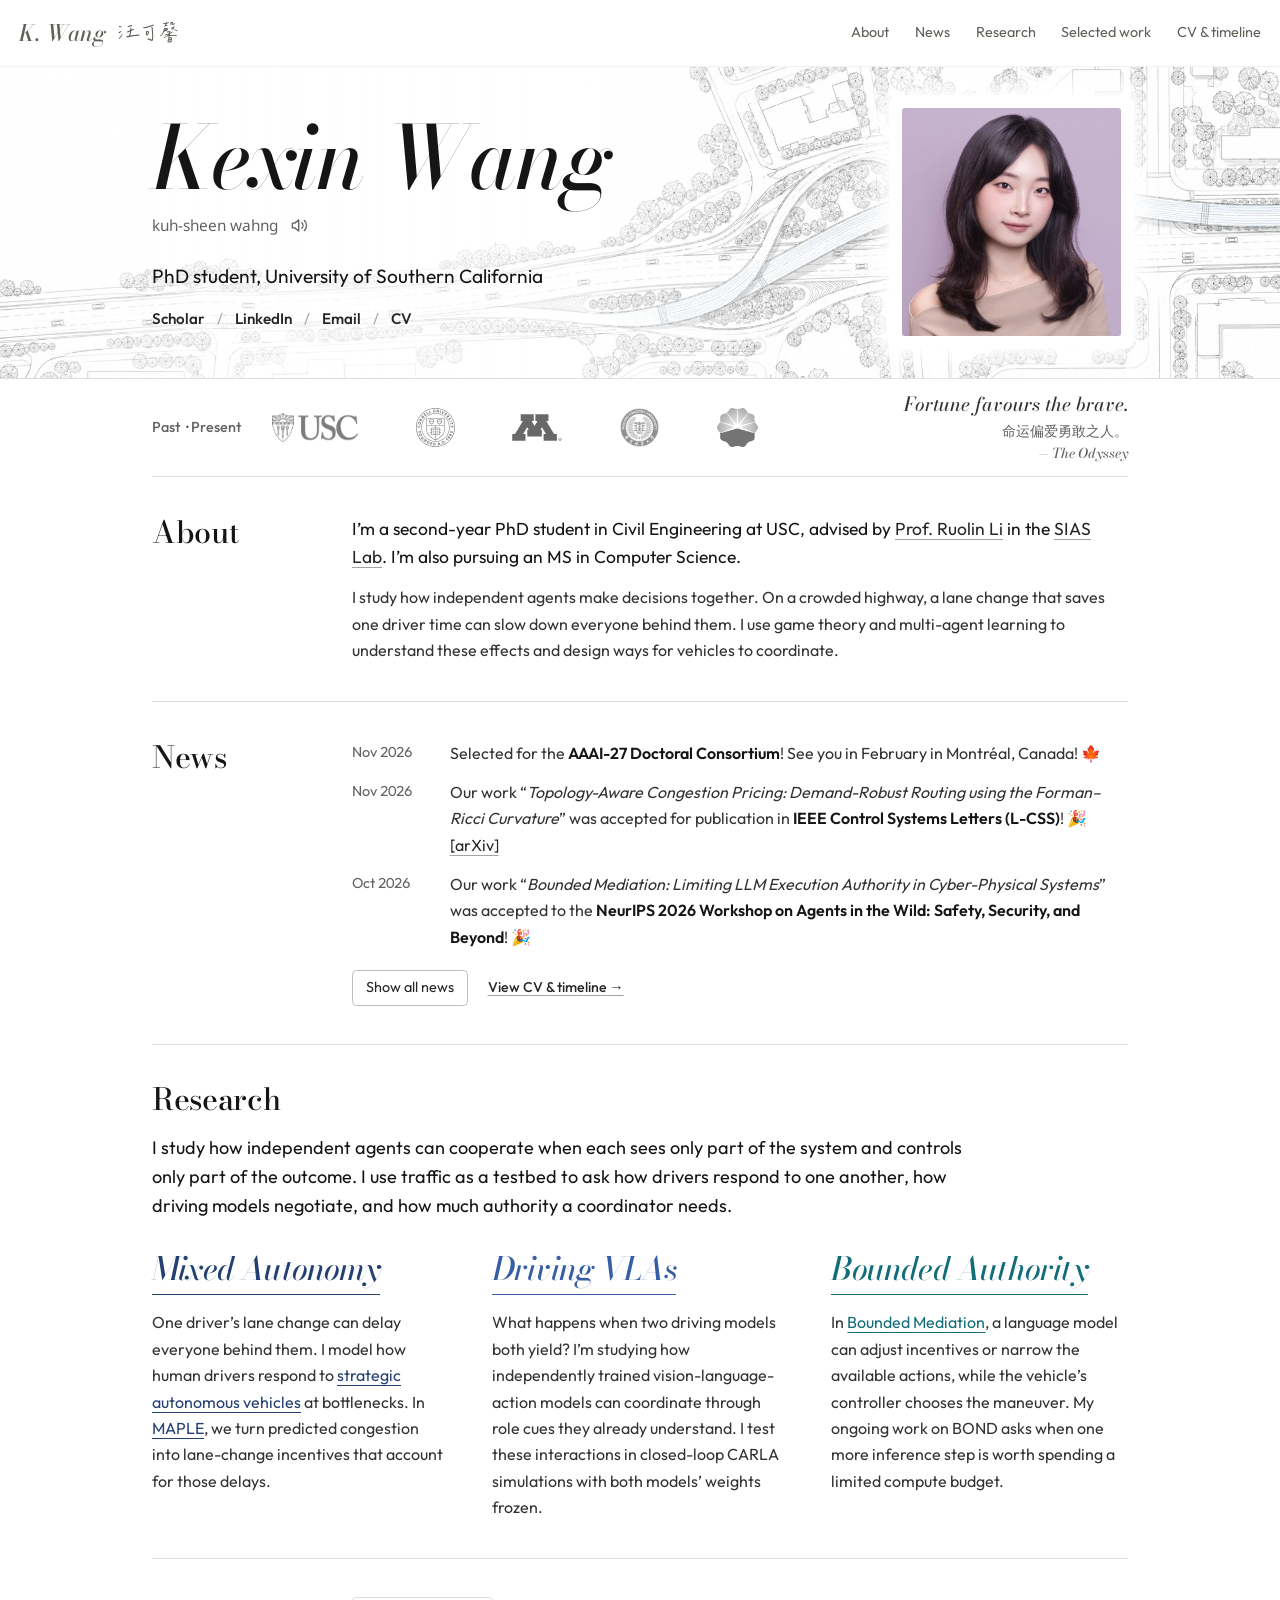
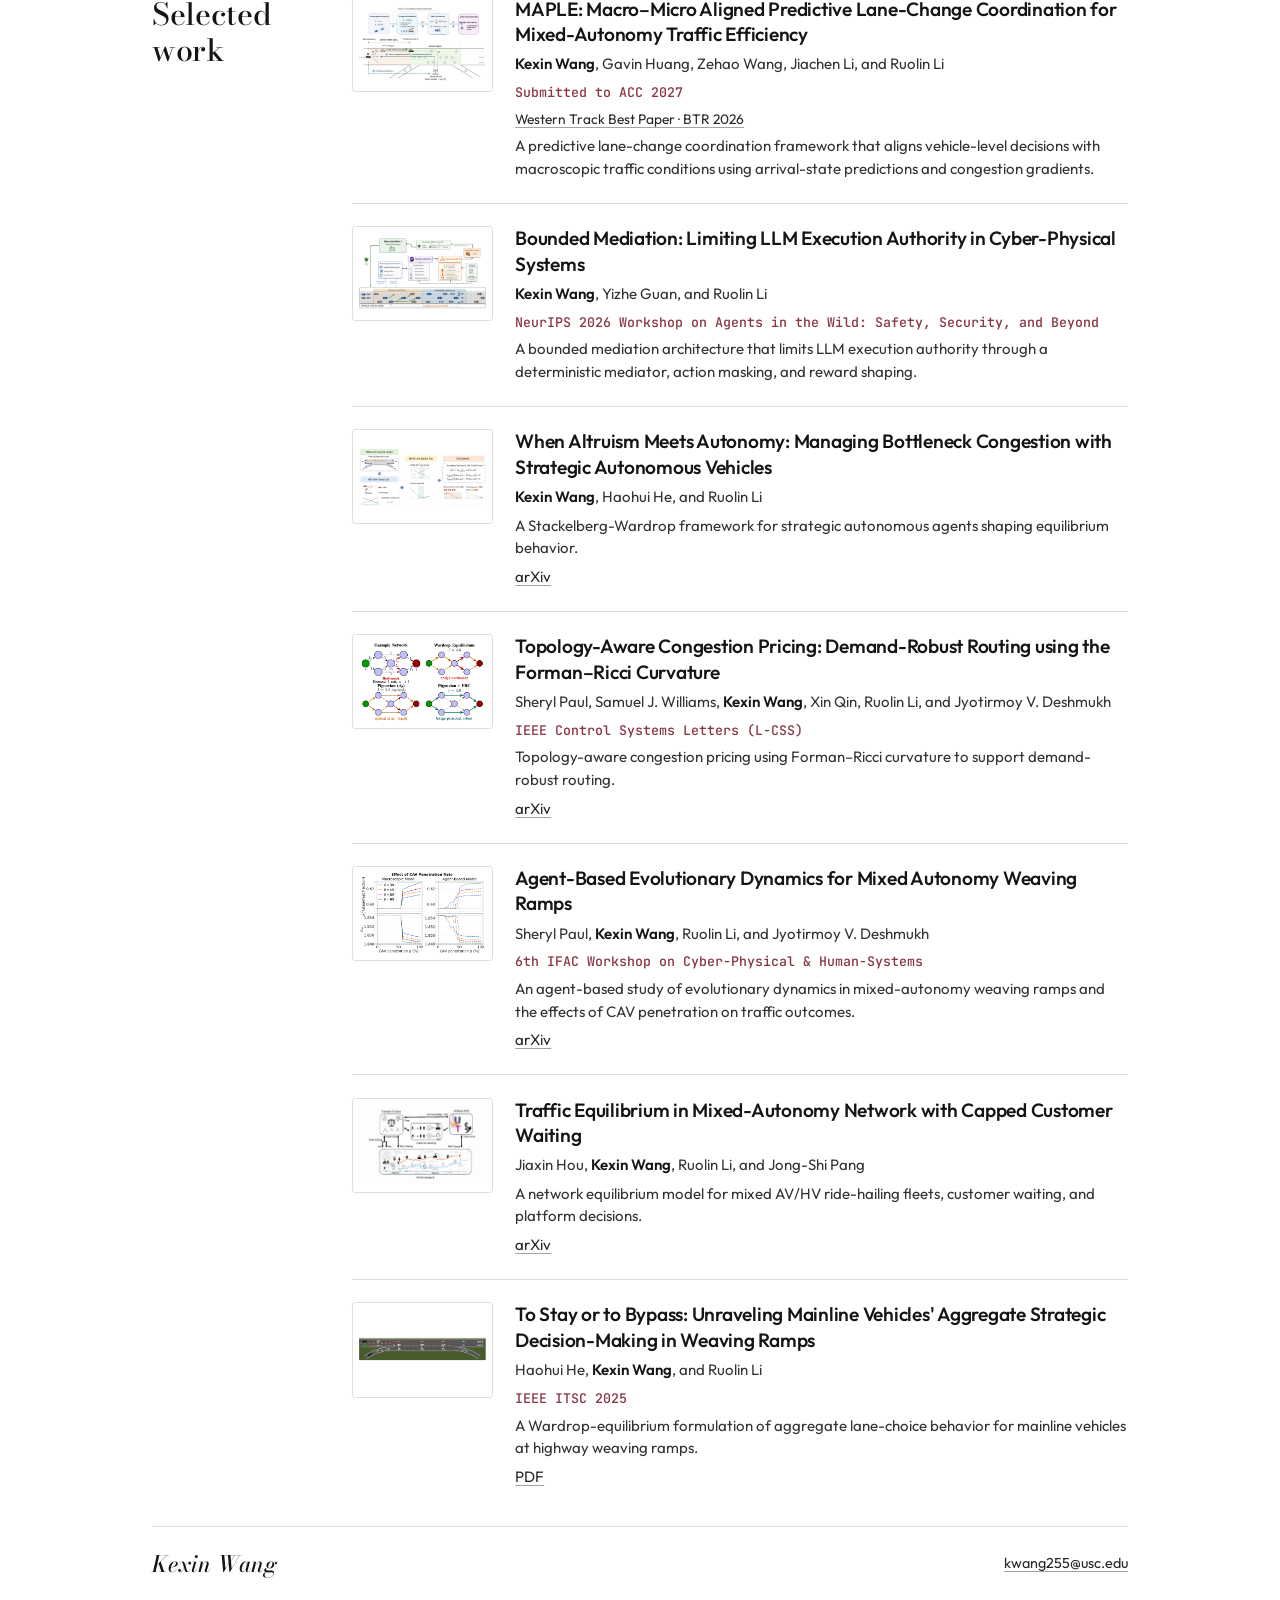
<file: index.html>
<!DOCTYPE html>
<html lang="en">
<head>
  <meta charset="utf-8">
  <meta name="viewport" content="width=device-width, initial-scale=1">
  <meta name="description" content="Kexin Wang studies how independent agents coordinate in mixed-autonomy traffic, cooperative driving, and systems with limited decision authority at USC.">
  <title>Kexin Wang | University of Southern California</title>
  <link rel="stylesheet" href="style.css?v=sticky">
  <script src="main.js?v=sticky" defer></script>
</head>
<body>
  <a class="skip-link" href="#main">Skip to content</a>
  <header class="site-header"><div class="masthead">
    <a class="wordmark" href="index.html" aria-label="Kexin Wang 汪可馨, home"><span>K. Wang</span><span class="name-zh" lang="zh-Hans">汪可馨</span></a>
    <nav aria-label="Main navigation">
      <a href="#about">About</a><a href="#news">News</a><a href="#research">Research</a><a href="#publications">Selected work</a><a href="timeline.html">CV &amp; timeline</a>
    </nav>
  </div></header>
  <main id="main">
    <section class="hero" aria-labelledby="name">
      <div class="wrap hero-inner">
        <div class="identity">
          <h1 id="name">Kexin <i>Wang</i></h1>
          <div class="pronunciation">
            <span><span class="sr-only">Pronounced approximately </span>kuh-sheen wahng</span>
            <button type="button" class="say-name" aria-label="Play pronunciation of Kexin Wang" title="Hear my name" hidden>
              <svg width="19" height="19" viewBox="0 0 24 24" fill="none" stroke="currentColor" stroke-width="1.7" stroke-linecap="round" stroke-linejoin="round" aria-hidden="true">
                <path d="M11 5 6 9H3v6h3l5 4z"/><path d="M15 8.5a5 5 0 0 1 0 7m3-10a9 9 0 0 1 0 13"/>
              </svg>
            </button>
            <a class="audio-fallback" href="assets/audio/kexin-wang.wav">Hear my name</a>
            <audio id="name-audio" preload="none" src="assets/audio/kexin-wang.wav"></audio>
          </div>
          <p class="position">PhD student, University of Southern California</p>
          <div class="profile-links" aria-label="Profile links">
            <a href="https://scholar.google.com/citations?user=AoltnHUAAAAJ&amp;hl=en">Scholar</a>
            <a href="https://www.linkedin.com/in/kexin-wang-294608192/">LinkedIn</a>
            <a href="mailto:kwang255@usc.edu">Email</a>
            <a href="CV_Kexin_Wang.pdf" aria-label="CV (PDF)">CV</a>
          </div>
        </div>
        <div class="portrait-wrap">
          <img src="assets/kexin-wang.webp" class="portrait" alt="Portrait of Kexin Wang" width="720" height="678" fetchpriority="high">
        </div>
      </div>
    </section>
    <div class="wrap">
      <div class="affiliations" aria-label="Past and present affiliations">
        <span class="affiliation-label">Past <i>·</i> Present</span>
        <div class="affiliation-marks">
          <button type="button" class="affiliation usc" aria-label="University of Southern California" aria-pressed="false"><img src="assets/affiliations/usc.png" alt=""><span aria-hidden="true" class="affiliation-name">University of Southern California</span></button>
          <button type="button" class="affiliation cornell" aria-label="Cornell University" aria-pressed="false"><img src="assets/affiliations/cornell.svg" alt=""><span aria-hidden="true" class="affiliation-name">Cornell University</span></button>
          <button type="button" class="affiliation umn" aria-label="University of Minnesota, Twin Cities" aria-pressed="false"><img src="assets/affiliations/umn.svg" width="50" alt=""><span aria-hidden="true" class="affiliation-name">University of Minnesota, Twin Cities</span></button>
          <button type="button" class="affiliation nfu" aria-label="Nanjing Forestry University" aria-pressed="false"><img src="assets/affiliations/njfu.png" alt=""><span aria-hidden="true" class="affiliation-name">Nanjing Forestry University</span></button>
          <button type="button" class="affiliation cnpc" aria-label="China National Petroleum Corporation" aria-pressed="false"><img src="assets/affiliations/cnpc.png" alt=""><span aria-hidden="true" class="affiliation-name">China National Petroleum Corporation</span></button>
        </div>
        <figure class="affiliation-quote">
          <blockquote>
            <p>Fortune favours the brave.</p>
            <p lang="zh-CN">命运偏爱勇敢之人。</p>
          </blockquote>
          <figcaption>— <cite>The Odyssey</cite></figcaption>
        </figure>
      </div>
      <section id="about" class="section">
        <h2>About</h2>
        <div class="section-body about-copy">
          <p>I’m a second-year PhD student in Civil Engineering at USC, advised by <a href="https://ruolinli.me/ruolin-li/">Prof. Ruolin Li</a> in the <a href="https://ruolinli.me/">SIAS Lab</a>. I’m also pursuing an MS in Computer Science.</p>
          <p>I study how independent agents make decisions together. On a crowded highway, a lane change that saves one driver time can slow down everyone behind them. I use game theory and multi-agent learning to understand these effects and design ways for vehicles to coordinate.</p>
        </div>
      </section>
      <section id="news" class="section">
        <h2>News</h2>
        <div class="section-body">
          <ul class="news-list">
            <li><time datetime="2026-11">Nov 2026</time><div>Selected for the <strong>AAAI-27 Doctoral Consortium</strong>! See you in February in Montréal, Canada! 🍁</div></li>
            <li><time datetime="2026-11">Nov 2026</time><div>Our work “<em>Topology-Aware Congestion Pricing: Demand-Robust Routing using the Forman–Ricci Curvature</em>” was accepted for publication in <strong>IEEE Control Systems Letters (L-CSS)</strong>! 🎉 <a href="https://arxiv.org/abs/2609.14980" target="_blank" rel="noopener">[arXiv]</a></div></li>
            <li><time datetime="2026-10">Oct 2026</time><div>Our work “<em>Bounded Mediation: Limiting LLM Execution Authority in Cyber-Physical Systems</em>” was accepted to the <strong>NeurIPS 2026 Workshop on Agents in the Wild: Safety, Security, and Beyond</strong>! 🎉</div></li>
          </ul>
          <div id="older-news">
            <ul class="news-list">
              <li><time datetime="2026-10">Oct 2026</time><div>Our work “<em>Agent-Based Evolutionary Dynamics for Mixed Autonomy Weaving Ramps</em>” was accepted to the <strong>6th IFAC Workshop on Cyber-Physical &amp; Human-Systems</strong>! 🎉 <a href="https://arxiv.org/abs/2609.36424" target="_blank" rel="noopener">[arXiv]</a></div></li>
              <li><time datetime="2026-10">Oct 2026</time><div>Selected for <strong><a href="https://lambda.ai/" target="_blank" rel="noopener">Lambda</a>’s Research Grant Program</strong>! 🚗</div></li>
              <li><time datetime="2026-10">Oct 2026</time><div>Heading to INFORMS Annual Meeting in San Francisco for an oral presentation.</div></li>
              <li><time datetime="2026-08">Aug 2026</time><div>Presented online at the Bridging Transport Researchers (BTR) Conference and received the <strong>Best Paper Award</strong>! 🏆 <a href="https://bridgingtransport.org/archive-directory/archive-of-btr-8-august-2026/" target="_blank" rel="noopener">[News]</a></div></li>
              <li><time datetime="2026-07">Jul 2026</time><div>Gave a presentation at the INFORMS Transportation Science and Logistics Conference at MIT.</div></li>
              <li><time datetime="2026-06">Jun 2026</time><div>Received the <strong>2026 ASCE LA YMF International Women in Engineering Day (INWED) Student Scholarship</strong>! 🎉</div></li>
              <li><time datetime="2026-04">Apr 2026</time><div>Shared recent work at the SoCal CEE Research Symposium at USC.</div></li>
              <li><time datetime="2026-01">Jan 2026</time><div>Presented at the Transportation Research Board Annual Meeting in Washington, D.C.</div></li>
            </ul>
          </div>
          <div class="news-actions">
            <button type="button" id="news-toggle" aria-controls="older-news" aria-expanded="true" hidden>Show all news</button>
            <a href="timeline.html">View CV &amp; timeline <span aria-hidden="true">→</span></a>
          </div>
        </div>
      </section>
      <section id="research" class="section research">
        <h2>Research</h2>
        <p class="research-intro">I study how independent agents can cooperate when each sees only part of the system and controls only part of the outcome. I use traffic as a testbed to ask how drivers respond to one another, how driving models negotiate, and how much authority a coordinator needs.</p>
        <div class="research-themes">
          <article class="theme mixed-autonomy">
            <h3>Mixed Autonomy</h3>
            <p>One driver’s lane change can delay everyone behind them. I model how human drivers respond to <a href="#altruism">strategic autonomous vehicles</a> at bottlenecks. In <a href="#maple">MAPLE</a>, we turn predicted congestion into lane-change incentives that account for those delays.</p>
          </article>
          <article class="theme driving-vlas">
            <h3>Driving VLAs</h3>
            <p>What happens when two driving models both yield? I’m studying how independently trained vision-language-action models can coordinate through role cues they already understand. I test these interactions in closed-loop CARLA simulations with both models’ weights frozen.</p>
          </article>
          <article class="theme bounded-authority">
            <h3>Bounded Authority</h3>
            <p>In <a href="#mediation">Bounded Mediation</a>, a language model can adjust incentives or narrow the available actions, while the vehicle’s controller chooses the maneuver. My ongoing work on BOND asks when one more inference step is worth spending a limited compute budget.</p>
          </article>
        </div>
      </section>
      <section id="publications" class="section work">
        <h2>Selected work</h2>
        <div class="section-body">
          <article class="publication" id="maple">
            <div class="pub-image">
              <img loading="lazy" src="assets/papers/maple_acc_thumb.png" alt="MAPLE arrival-state prediction and congestion-gradient lane-change coordination framework" />
            </div>
            <div class="pub-text">
              <h3>MAPLE: Macro–Micro Aligned Predictive Lane-Change Coordination for Mixed-Autonomy Traffic Efficiency</h3>
              <p class="authors"><strong>Kexin Wang</strong>, Gavin Huang, Zehao Wang, Jiachen Li, and Ruolin Li</p>
              <p class="venue">Submitted to ACC 2027</p>
              <p class="award"><a href="https://bridgingtransport.org/archive-directory/archive-of-btr-8-august-2026/">Western Track Best Paper · BTR 2026</a></p>
              <p class="summary">
                A predictive lane-change coordination framework that aligns vehicle-level decisions with macroscopic traffic conditions using arrival-state predictions and congestion gradients.
              </p>
            </div>
          </article>
          <article class="publication" id="mediation">
            <div class="pub-image">
              <img loading="lazy" src="assets/papers/bounded_mediation_thumb.png" alt="Bounded mediation architecture with a deterministic mediator and limited LLM execution authority" />
            </div>
            <div class="pub-text">
              <h3>Bounded Mediation: Limiting LLM Execution Authority in Cyber-Physical Systems</h3>
              <p class="authors"><strong>Kexin Wang</strong>, Yizhe Guan, and Ruolin Li</p>
              <p class="venue">NeurIPS 2026 Workshop on Agents in the Wild: Safety, Security, and Beyond</p>
              <p class="summary">
                A bounded mediation architecture that limits LLM execution authority through a deterministic mediator, action masking, and reward shaping.
              </p>
            </div>
          </article>
          <article class="publication" id="altruism">
            <a class="pub-image" href="papers/altruism_autonomy_ts.pdf" target="_blank" rel="noopener" aria-label="Strategic AV paper figure preview">
              <img loading="lazy" src="assets/papers/altruism_updated_thumb.png" alt="Highway weaving ramp figure from the manuscript" />
            </a>
            <div class="pub-text">
              <h3>When Altruism Meets Autonomy: Managing Bottleneck Congestion with Strategic Autonomous Vehicles</h3>
              <p class="authors"><strong>Kexin Wang</strong>, Haohui He, and Ruolin Li</p>
              <p class="summary">
                A Stackelberg-Wardrop framework for strategic autonomous agents shaping equilibrium behavior.
              </p>
              <p class="links"><a href="https://arxiv.org/abs/2604.21941" target="_blank" rel="noopener">arXiv</a></p>
            </div>
          </article>
          <article class="publication" id="pricing">
            <div class="pub-image">
              <img loading="lazy" src="assets/papers/topology_pricing_thumb.png" alt="Network routing under Wardrop equilibrium, Pigouvian pricing, and Forman–Ricci curvature-based pricing" />
            </div>
            <div class="pub-text">
              <h3>Topology-Aware Congestion Pricing: Demand-Robust Routing using the Forman–Ricci Curvature</h3>
              <p class="authors">Sheryl Paul, Samuel J. Williams, <strong>Kexin Wang</strong>, Xin Qin, Ruolin Li, and Jyotirmoy V. Deshmukh</p>
              <p class="venue">IEEE Control Systems Letters (L-CSS)</p>
              <p class="summary">
                Topology-aware congestion pricing using Forman–Ricci curvature to support demand-robust routing.
              </p>
              <p class="links"><a href="https://arxiv.org/abs/2609.14980" target="_blank" rel="noopener">arXiv</a></p>
            </div>
          </article>
          <article class="publication" id="weaving">
            <div class="pub-image">
              <img loading="lazy" src="assets/papers/agent_based_weaving_thumb.png" alt="Effects of CAV penetration on steadfast fraction and social cost in macroscopic and agent-based weaving-ramp models" />
            </div>
            <div class="pub-text">
              <h3>Agent-Based Evolutionary Dynamics for Mixed Autonomy Weaving Ramps</h3>
              <p class="authors">Sheryl Paul, <strong>Kexin Wang</strong>, Ruolin Li, and Jyotirmoy V. Deshmukh</p>
              <p class="venue">6th IFAC Workshop on Cyber-Physical &amp; Human-Systems</p>
              <p class="summary">
                An agent-based study of evolutionary dynamics in mixed-autonomy weaving ramps and the effects of CAV penetration on traffic outcomes.
              </p>
              <p class="links"><a href="https://arxiv.org/abs/2609.36424" target="_blank" rel="noopener">arXiv</a></p>
            </div>
          </article>
          <article class="publication" id="ride-hailing">
            <a class="pub-image" href="papers/mage_trpartb.pdf" target="_blank" rel="noopener" aria-label="MAGE paper figure preview">
              <img loading="lazy" src="assets/papers/mage_thumb.png" alt="Mixed-autonomy ride-hailing system overview figure from the manuscript" />
            </a>
            <div class="pub-text">
              <h3>Traffic Equilibrium in Mixed-Autonomy Network with Capped Customer Waiting</h3>
              <p class="authors">Jiaxin Hou, <strong>Kexin Wang</strong>, Ruolin Li, and Jong-Shi Pang</p>
              <p class="summary">
                A network equilibrium model for mixed AV/HV ride-hailing fleets, customer waiting, and platform decisions.
              </p>
              <p class="links"><a href="https://arxiv.org/abs/2512.10194" target="_blank" rel="noopener">arXiv</a></p>
            </div>
          </article>
          <article class="publication" id="lane-choice">
            <a class="pub-image" href="papers/itsc2025_weaving_ramps.pdf" target="_blank" rel="noopener" aria-label="ITSC paper figure preview">
              <img loading="lazy" src="assets/papers/itsc_thumb.png" alt="Weaving ramp decision-making figure from the ITSC paper" />
            </a>
            <div class="pub-text">
              <h3>To Stay or to Bypass: Unraveling Mainline Vehicles' Aggregate Strategic Decision-Making in Weaving Ramps</h3>
              <p class="authors">Haohui He, <strong>Kexin Wang</strong>, and Ruolin Li</p>
              <p class="venue">IEEE ITSC 2025</p>
              <p class="summary">
                A Wardrop-equilibrium formulation of aggregate lane-choice behavior for mainline vehicles at highway weaving ramps.
              </p>
              <p class="links"><a href="papers/itsc2025_weaving_ramps.pdf" target="_blank" rel="noopener">PDF</a></p>
            </div>
          </article>
        </div>
      </section>
    </div>
  </main>
  <footer class="wrap"><a class="footer-name" href="index.html">Kexin Wang</a><a href="mailto:kwang255@usc.edu">kwang255@usc.edu</a></footer>
</body>
</html>
</file>
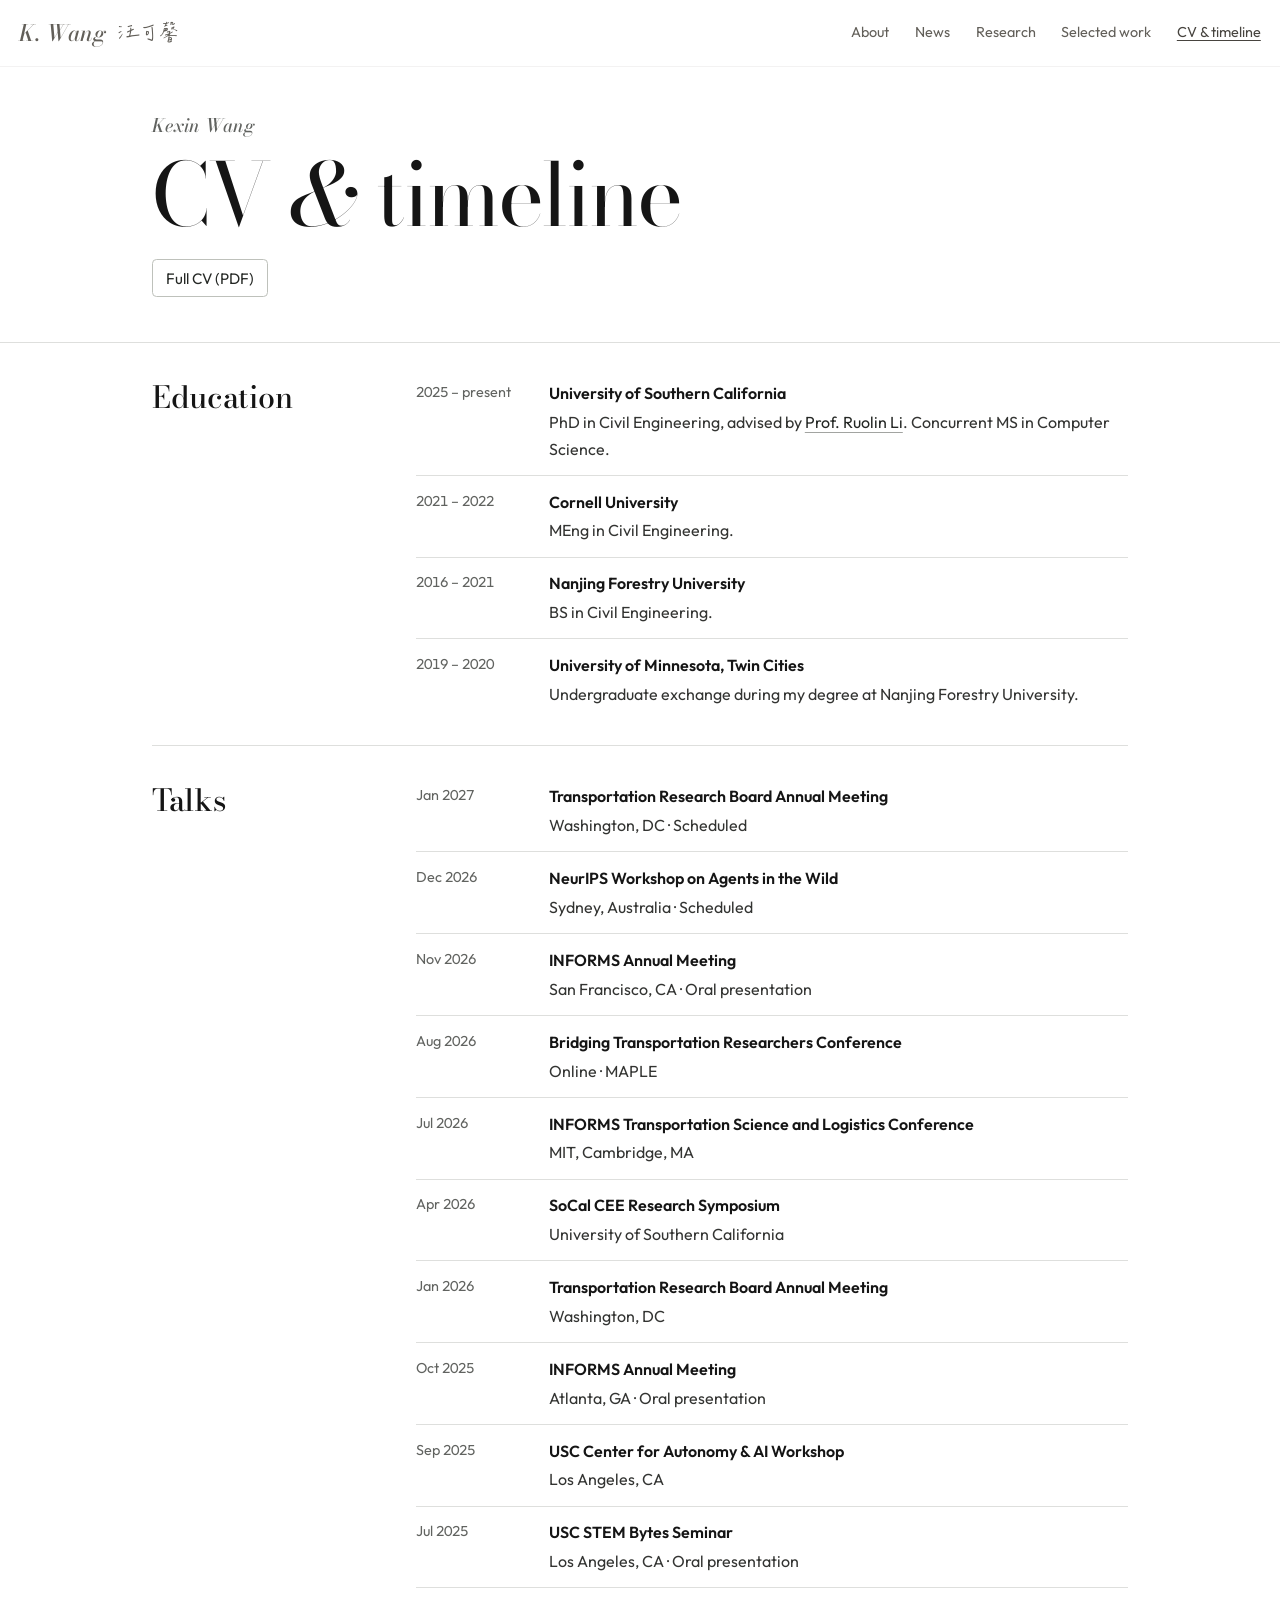
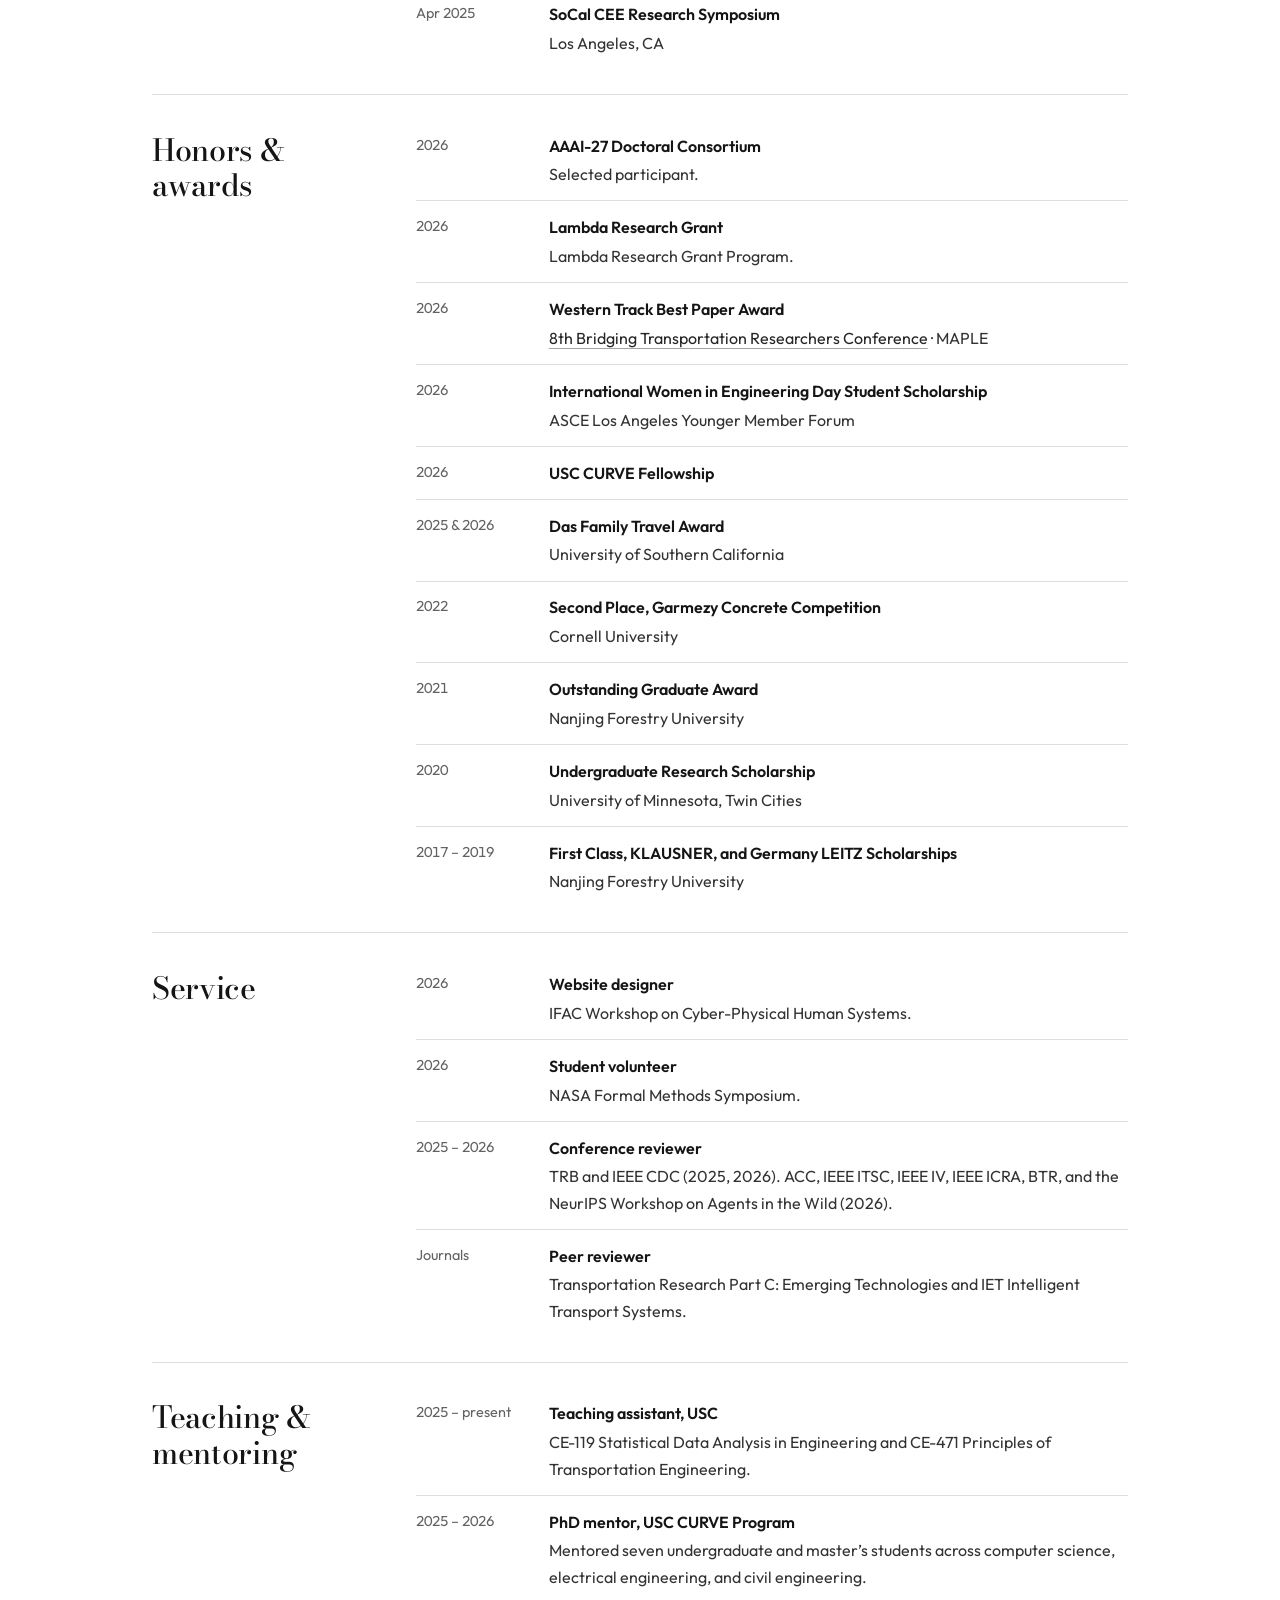
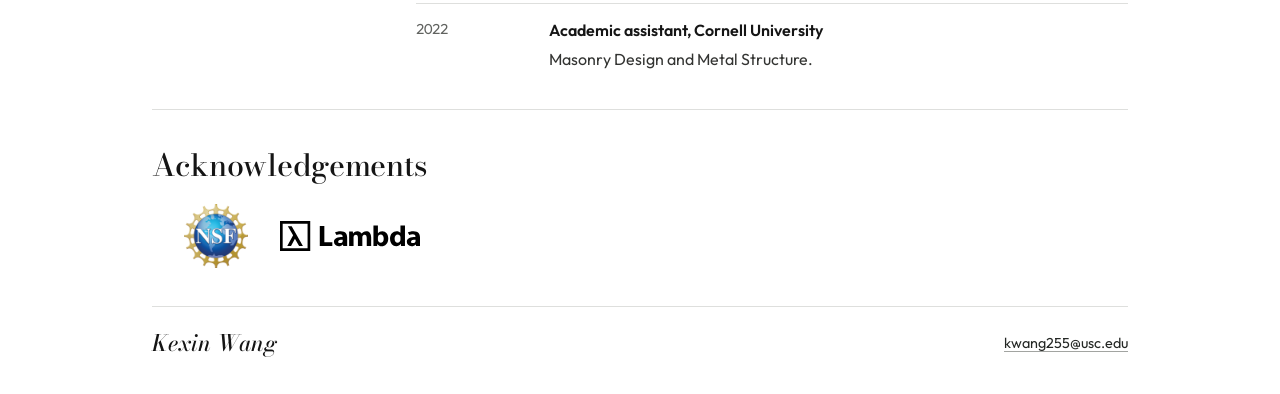
<file: timeline.html>
<!DOCTYPE html>
<html lang="en">
<head>
  <meta charset="utf-8">
  <meta name="viewport" content="width=device-width, initial-scale=1">
  <meta name="description" content="Education, presentations, honors, and academic service of Kexin Wang at the University of Southern California.">
  <title>CV &amp; timeline | Kexin Wang</title>
  <link rel="stylesheet" href="style.css?v=sticky">
  <script src="main.js?v=sticky" defer></script>
</head>
<body class="timeline">
  <a class="skip-link" href="#main">Skip to content</a>
  <header class="site-header"><div class="masthead">
    <a class="wordmark" href="index.html" aria-label="Kexin Wang 汪可馨, home"><span>K. Wang</span><span class="name-zh" lang="zh-Hans">汪可馨</span></a>
    <nav aria-label="Main navigation">
      <a href="index.html#about">About</a><a href="index.html#news">News</a><a href="index.html#research">Research</a><a href="index.html#publications">Selected work</a><a href="timeline.html" aria-current="page">CV &amp; timeline</a>
    </nav>
  </div></header>
  <main id="main">
    <div class="timeline-hero"><div class="wrap">
      <p class="timeline-owner">Kexin Wang</p>
      <h1>CV <i>&amp;</i> timeline</h1>
      <a class="pdf-link" href="CV_Kexin_Wang.pdf">Full CV (PDF)</a>
    </div></div>
    <div class="wrap">
      <section class="section" id="education">
        <h2>Education</h2>
        <div class="section-body">
          <ul class="records">
            <li><span class="record-date">2025 – present</span><div><strong>University of Southern California</strong><p>PhD in Civil Engineering, advised by <a href="https://ruolinli.me/ruolin-li/">Prof. Ruolin Li</a>. Concurrent MS in Computer Science.</p></div></li>
            <li><span class="record-date">2021 – 2022</span><div><strong>Cornell University</strong><p>MEng in Civil Engineering.</p></div></li>
            <li><span class="record-date">2016 – 2021</span><div><strong>Nanjing Forestry University</strong><p>BS in Civil Engineering.</p></div></li>
            <li><span class="record-date">2019 – 2020</span><div><strong>University of Minnesota, Twin Cities</strong><p>Undergraduate exchange during my degree at Nanjing Forestry University.</p></div></li>
          </ul>
        </div>
      </section>
      <section class="section" id="talks">
        <h2>Talks</h2>
        <div class="section-body">
          <ul class="records">
            <li><span class="record-date">Jan 2027</span><div><strong>Transportation Research Board Annual Meeting</strong><p>Washington, DC · Scheduled</p></div></li>
            <li><span class="record-date">Dec 2026</span><div><strong>NeurIPS Workshop on Agents in the Wild</strong><p>Sydney, Australia · Scheduled</p></div></li>
            <li><span class="record-date">Nov 2026</span><div><strong>INFORMS Annual Meeting</strong><p>San Francisco, CA · Oral presentation</p></div></li>
            <li><span class="record-date">Aug 2026</span><div><strong>Bridging Transportation Researchers Conference</strong><p>Online · MAPLE</p></div></li>
            <li><span class="record-date">Jul 2026</span><div><strong>INFORMS Transportation Science and Logistics Conference</strong><p>MIT, Cambridge, MA</p></div></li>
            <li><span class="record-date">Apr 2026</span><div><strong>SoCal CEE Research Symposium</strong><p>University of Southern California</p></div></li>
            <li><span class="record-date">Jan 2026</span><div><strong>Transportation Research Board Annual Meeting</strong><p>Washington, DC</p></div></li>
            <li><span class="record-date">Oct 2025</span><div><strong>INFORMS Annual Meeting</strong><p>Atlanta, GA · Oral presentation</p></div></li>
            <li><span class="record-date">Sep 2025</span><div><strong>USC Center for Autonomy &amp; AI Workshop</strong><p>Los Angeles, CA</p></div></li>
            <li><span class="record-date">Jul 2025</span><div><strong>USC STEM Bytes Seminar</strong><p>Los Angeles, CA · Oral presentation</p></div></li>
            <li><span class="record-date">Apr 2025</span><div><strong>SoCal CEE Research Symposium</strong><p>Los Angeles, CA</p></div></li>
          </ul>
        </div>
      </section>
      <section class="section" id="honors">
        <h2>Honors &amp; awards</h2>
        <div class="section-body">
          <ul class="records">
            <li><span class="record-date">2026</span><div><strong>AAAI-27 Doctoral Consortium</strong><p>Selected participant.</p></div></li>
            <li><span class="record-date">2026</span><div><strong>Lambda Research Grant</strong><p>Lambda Research Grant Program.</p></div></li>
            <li><span class="record-date">2026</span><div><strong>Western Track Best Paper Award</strong><p><a href="https://bridgingtransport.org/archive-directory/archive-of-btr-8-august-2026/">8th Bridging Transportation Researchers Conference</a> · MAPLE</p></div></li>
            <li><span class="record-date">2026</span><div><strong>International Women in Engineering Day Student Scholarship</strong><p>ASCE Los Angeles Younger Member Forum</p></div></li>
            <li><span class="record-date">2026</span><div><strong>USC CURVE Fellowship</strong></div></li>
            <li><span class="record-date">2025 &amp; 2026</span><div><strong>Das Family Travel Award</strong><p>University of Southern California</p></div></li>
            <li><span class="record-date">2022</span><div><strong>Second Place, Garmezy Concrete Competition</strong><p>Cornell University</p></div></li>
            <li><span class="record-date">2021</span><div><strong>Outstanding Graduate Award</strong><p>Nanjing Forestry University</p></div></li>
            <li><span class="record-date">2020</span><div><strong>Undergraduate Research Scholarship</strong><p>University of Minnesota, Twin Cities</p></div></li>
            <li><span class="record-date">2017 – 2019</span><div><strong>First Class, KLAUSNER, and Germany LEITZ Scholarships</strong><p>Nanjing Forestry University</p></div></li>
          </ul>
        </div>
      </section>
      <section class="section" id="service">
        <h2>Service</h2>
        <div class="section-body">
          <ul class="records">
            <li><span class="record-date">2026</span><div><strong>Website designer</strong><p>IFAC Workshop on Cyber-Physical Human Systems.</p></div></li>
            <li><span class="record-date">2026</span><div><strong>Student volunteer</strong><p>NASA Formal Methods Symposium.</p></div></li>
            <li><span class="record-date">2025 – 2026</span><div><strong>Conference reviewer</strong><p>TRB and IEEE CDC (2025, 2026). ACC, IEEE ITSC, IEEE IV, IEEE ICRA, BTR, and the NeurIPS Workshop on Agents in the Wild (2026).</p></div></li>
            <li><span class="record-date">Journals</span><div><strong>Peer reviewer</strong><p>Transportation Research Part C: Emerging Technologies and IET Intelligent Transport Systems.</p></div></li>
          </ul>
        </div>
      </section>
      <section class="section" id="teaching">
        <h2>Teaching &amp; mentoring</h2>
        <div class="section-body">
          <ul class="records">
            <li><span class="record-date">2025 – present</span><div><strong>Teaching assistant, USC</strong><p>CE-119 Statistical Data Analysis in Engineering and CE-471 Principles of Transportation Engineering.</p></div></li>
            <li><span class="record-date">2025 – 2026</span><div><strong>PhD mentor, USC CURVE Program</strong><p>Mentored seven undergraduate and master’s students across computer science, electrical engineering, and civil engineering.</p></div></li>
            <li><span class="record-date">2022</span><div><strong>Academic assistant, Cornell University</strong><p>Masonry Design and Metal Structure.</p></div></li>
          </ul>
        </div>
      </section>
      <section class="section" id="acknowledgements">
        <h2>Acknowledgements</h2>
        <div class="section-body supporter-logos">
          <a href="https://www.nsf.gov/"><img src="assets/acknowledgements/nsf.png" alt="U.S. National Science Foundation" width="64" height="64"></a>
          <a href="https://lambda.ai/"><img src="assets/acknowledgements/lambda.svg?v=black" alt="Lambda Research Grant Program" width="140" height="30"></a>
        </div>
      </section>
    </div>
  </main>
  <footer class="wrap"><a class="footer-name" href="index.html">Kexin Wang</a><a href="mailto:kwang255@usc.edu">kwang255@usc.edu</a></footer>
</body>
</html>
</file>
<file: style.css>
@font-face {
  font-family: "Outfit";
  src: url("assets/fonts/Outfit.woff") format("woff");
  font-style: normal;
  font-weight: 100 900;
  font-display: swap;
}
@font-face {
  font-family: "Bodoni Moda";
  src: url("assets/fonts/BodoniModa.woff") format("woff");
  font-style: normal;
  font-weight: 400 900;
  font-display: swap;
}
@font-face {
  font-family: "Bodoni Moda";
  src: url("assets/fonts/BodoniModa-Italic.woff") format("woff");
  font-style: italic;
  font-weight: 400 900;
  font-display: swap;
}
@font-face {
  font-family: "Noto Sans";
  src: url("assets/fonts/NotoSans.woff") format("woff");
  font-style: normal;
  font-weight: 400;
  font-display: swap;
}
@font-face {
  font-family: "JetBrains Mono";
  src: url("assets/fonts/JetBrainsMono.woff") format("woff");
  font-style: normal;
  font-weight: 500;
  font-display: swap;
}
@font-face {
  font-family: "KW Header Script";
  src: url("assets/fonts/KWHeaderScript.woff") format("woff");
  font-weight: 400;
  font-style: normal;
  font-display: swap;
}
:root {
  color-scheme: light;
  --paper: #fff;
  --ink: #151515;
  --copy: #333432;
  --muted: #616360;
  --link: #242724;
  --venue: #883643;
  --rule: #dedfdd;
  --serif: "Bodoni Moda", Didot, Georgia, "Times New Roman", serif;
  --sans: "Outfit", "Helvetica Neue", Arial, sans-serif;
}
* { box-sizing: border-box; }
html { scroll-behavior: smooth; scroll-padding-top: calc(var(--header-height, 4.2rem) + .75rem); }
body { margin: 0; color: var(--copy); background: var(--paper); font: 1rem/1.65 var(--sans); }
a { color: var(--link); text-decoration-color: #a2a4a1; text-underline-offset: .22em; }
a:hover { color: #1f4877; text-decoration-color: currentColor; }
:focus-visible { outline: 2px solid var(--link); outline-offset: 4px; border-radius: 2px; }
[hidden] { display: none !important; }
button { font: inherit; color: inherit; cursor: pointer; }
@media (any-pointer: fine) {
  html { cursor: url("assets/mochi-cursor.png") 5 3, auto; }
  a[href] { cursor: pointer; }
}
@media (any-pointer: fine) and (prefers-reduced-motion: no-preference) {
  html { animation: mochi-blink 3.2s step-end infinite; }
  @keyframes mochi-blink {
    0%, 100% { cursor: url("assets/mochi-cursor.png") 5 3, auto; }
    95% { cursor: url("assets/mochi-blink.png") 5 3, auto; }
  }
}
h1, h2, h3, p, ul { margin: 0; }
h1, h2, h3 { font-family: var(--serif); font-weight: 400; color: var(--ink); }
p + p { margin-top: .75rem; }
.wrap { width: min(61rem, calc(100% - 5rem)); margin-inline: auto; }
.sr-only, .skip-link:not(:focus) { position: absolute; width: 1px; height: 1px; overflow: hidden; clip-path: inset(50%); white-space: nowrap; }
.skip-link:focus { position: absolute; z-index: 4; background: white; padding: .5rem; }
.site-header { position: sticky; top: 0; z-index: 3; background: var(--paper); color: #625f59; border-bottom: 1px solid rgb(98 95 89 / 8%); }
.masthead, nav, .profile-links, .news-actions, footer { display: flex; align-items: center; }
.masthead { min-height: 4.1rem; padding-inline: clamp(.75rem, 1.5vw, 1.5rem); justify-content: space-between; gap: 2rem; }
.wordmark, .footer-name { font: italic 500 1.4rem/1.1 var(--serif); color: var(--ink); text-decoration: none; }
.wordmark { display: inline-flex; align-items: baseline; gap: .6rem; white-space: nowrap; color: inherit; }
.wordmark .name-zh { font: normal 400 1.62rem/1.1 "KW Header Script", KaiTi, "Songti SC", serif; letter-spacing: .02em; }
.masthead nav { margin-inline-start: auto; justify-content: flex-end; }
.masthead nav a { white-space: nowrap; }
nav { flex-wrap: wrap; column-gap: clamp(.8rem, 2vw, 1.7rem); }
nav a { color: inherit; text-decoration: none; font-size: .9rem; padding-block: .4rem; }
nav a:hover, nav a[aria-current] { color: #47443f; text-decoration: underline; }
.hero, .timeline-hero { border-bottom: 1px solid var(--rule); }
.hero {
  --corridor-wash: linear-gradient(90deg, #ffffff29, #ffffffc9 23%, #ffffffa6 41%, #ffffff26 61%, transparent);
  background: var(--corridor-wash),
              url("assets/traffic-corridor.webp") center 53% / cover no-repeat #fff;
}
.hero-inner { display: grid; grid-template-columns: 1fr auto; align-items: center; gap: 3rem; padding-block: 2.6rem; }
h1 { font-size: clamp(3.35rem, 6.8vw, 5.5rem); line-height: 1.03; letter-spacing: -.025em; }
h1 i { color: var(--ink); font-weight: inherit; }
.hero h1 { font-style: italic; font-weight: 500; font-variation-settings: "opsz" 96; }
.pronunciation { display: flex; align-items: center; gap: .35rem; color: var(--muted); font: 400 .96rem/1.5 "Noto Sans", var(--sans); margin-top: .4rem; }
.say-name { display: inline-grid; place-items: center; width: 2rem; height: 2rem; padding: 0; border: 0; border-radius: 50%; background: transparent; color: inherit; }
.say-name:hover, .say-name.is-playing { background: #e9ece8; color: #17395a; }
.audio-fallback { font: .85rem var(--sans); }
.position { margin-top: 1.2rem; color: var(--ink); font-size: clamp(1rem, 2vw, 1.2rem); }
.profile-links { flex-wrap: wrap; margin-top: .85rem; }
.profile-links a { font-weight: 550; font-size: .95rem; text-decoration: none; }
.profile-links a:hover { text-decoration: underline; }
.profile-links a + a::before { content: "/"; color: #a6a8a3; margin-inline: .75rem; display: inline-block; font-weight: 400; }
.portrait-wrap {
  --portrait-clearance: clamp(.45rem, 1vw, .85rem);
  width: clamp(11rem, 19vw, 13.7rem);
  margin-right: .45rem;
  border-radius: .18rem;
  box-shadow: 0 0 0 var(--portrait-clearance) white,
              0 0 calc(2 * var(--portrait-clearance)) calc(2 * var(--portrait-clearance)) white;
}
.portrait {
  display: block;
  width: 100%;
  height: auto;
  aspect-ratio: 1 / 1.04;
  object-fit: cover;
  object-position: center 34%;
  border-radius: .18rem;
}
.affiliations { display: flex; flex-wrap: wrap; align-items: center; gap: .85rem clamp(.8rem, 2vw, 2.5rem); padding-block: .85rem; border-bottom: 1px solid var(--rule); }
.affiliation-label { font: 500 .9rem var(--sans); color: var(--muted); white-space: nowrap; }
.affiliation-label i { padding-inline: .1rem; color: var(--link); }
.affiliation-marks { display: flex; align-items: center; gap: clamp(1.5rem, 4vw, 3rem); }
.affiliation-quote { margin: 0 0 0 auto; text-align: right; color: var(--muted); }
.affiliation-quote blockquote { margin: 0; }
.affiliation-quote blockquote p:first-child,
.affiliation-quote figcaption { font: italic 500 1.2rem/1.35 var(--serif); }
.affiliation-quote blockquote p:first-child { color: var(--copy); }
.affiliation-quote [lang="zh-CN"] { font-family: "Songti SC", "Noto Serif CJK SC", SimSun, serif; }
.affiliation-quote blockquote p + p { margin-top: .2rem; font-size: .86rem; }
.affiliation-quote figcaption { font-size: .85rem; }
.affiliation { position: relative; padding: .3rem; border: 0; background: transparent; min-height: 44px; min-width: 44px; display: grid; place-items: center; }
.affiliation img { max-width: 5.4rem; height: 2.45rem; object-fit: contain; filter: grayscale(1); opacity: .65; transition: filter .18s, opacity .18s; }
.affiliation.usc img { width: 5.4rem; height: auto; }
/* Show the 73 × 70 emblem at the left edge of the official CNPC lockup. */
.affiliation.cnpc img { width: auto; aspect-ratio: 73 / 70; object-fit: cover; object-position: left center; }
.affiliation-name { pointer-events: none; position: absolute; top: 100%; left: 50%; transform: translateX(-50%); z-index: 2; width: max-content; max-width: 11rem; border-radius: .22rem; background: #30332e; padding: .3rem .65rem; color: white; font-size: .8rem; line-height: 1.4; opacity: 0; }
.affiliation:focus-visible img, .affiliation[aria-pressed="true"] img { filter: none; opacity: 1; }
.affiliation:focus-visible .affiliation-name, .affiliation[aria-pressed="true"] .affiliation-name { opacity: 1; }
@media (hover: hover) {
  .affiliation:hover img { filter: none; opacity: 1; }
  .affiliation:hover .affiliation-name { opacity: 1; }
}
.section { display: grid; grid-template-columns: 10.5rem minmax(0,1fr); gap: 2rem; padding: 2.35rem 0; border-bottom: 1px solid var(--rule); }
.section h2 { font-size: 1.9rem; line-height: 1.18; letter-spacing: -.01em; font-weight: 500; font-variation-settings: "opsz" 14; }
.section-body { min-width: 0; }
.about-copy p:first-child { font-size: 1.09rem; color: var(--ink); }
.news-list, .records { list-style: none; padding: 0; }
.news-list li { display: grid; grid-template-columns: 5.1rem 1fr; gap: 1rem; }
.news-list li + li, .news-list + #older-news { margin-top: .8rem; }
.news-list time, .record-date { color: var(--muted); font-size: .9rem; font-variant-numeric: tabular-nums; line-height: 1.8; }
.news-list strong, .authors strong, .records strong { font-weight: 600; color: var(--ink); }
.news-actions { flex-wrap: wrap; gap: .8rem 1.25rem; margin-top: 1.25rem; font-size: .9rem; }
.news-actions a { font-size: .88rem; font-weight: 500; }
#news-toggle, .pdf-link { border: 1px solid #bec1bb; border-radius: .28rem; color: var(--link); background: transparent; padding: .33rem .8rem; }
#news-toggle:hover, .pdf-link:hover { background: #f4f5f1; }
.research { display: block; }
.research-intro { font-size: 1.13rem; line-height: 1.6; color: var(--ink); margin-top: 1rem; max-width: 51rem; }
.research-themes { display: grid; grid-template-columns: repeat(3,minmax(0,1fr)); gap: clamp(1.4rem, 3.5vw, 2.7rem); margin-top: 1.8rem; }
.mixed-autonomy { --theme-color: #243f72; }
.driving-vlas { --theme-color: #365da6; }
.bounded-authority { --theme-color: #126d78; }
.theme h3 { width: fit-content; font: italic 500 clamp(1.55rem, 2.6vw, 2rem)/1.17 var(--serif); font-variation-settings: "opsz" 40; letter-spacing: -.025em; color: var(--theme-color); border-bottom: 1px solid currentColor; margin-bottom: .9rem; padding-bottom: .42rem; }
.theme a { color: var(--theme-color); text-decoration-color: currentColor; }
.publication h3 { font: 550 1.2rem/1.32 var(--sans); letter-spacing: -.013em; }
.publication { display: grid; grid-template-columns: 8.8rem minmax(0,1fr); gap: 1.4rem; padding-block: 1.4rem; }
.publication:first-child { padding-top: 0; }
.publication + .publication, .records li + li { border-top: 1px solid var(--rule); }
.publication:last-child { padding-bottom: 0; }
.pub-image { display: grid; place-items: center; width: 100%; align-self: start; aspect-ratio: 1.48; padding: .35rem; background: #fff; border: 1px solid var(--rule); border-radius: .2rem; }
.pub-image img { display: block; width: 100%; height: 100%; min-height: 0; object-fit: contain; }
.publication p { margin-top: .38rem; font-size: .94rem; line-height: 1.5; }
.publication .venue { font: 500 .83rem/1.55 "JetBrains Mono", monospace; color: var(--venue); }
.publication .award { font-size: .86rem; }
.publication:target { background: #f5f6f3; outline: .5rem solid #f5f6f3; }
footer { justify-content: space-between; gap: 1rem; padding-block: 1.55rem 2.4rem; }
footer a { font-size: .9rem; }
.timeline-hero > .wrap { padding-block: 2.8rem; }
.timeline-owner { color: var(--muted); font: italic 500 1.15rem var(--serif); margin-bottom: .65rem; }
.pdf-link { display: inline-block; text-decoration: none; margin-top: 1.25rem; font-size: .95rem; }
.supporter-logos { display: flex; align-items: center; flex-wrap: wrap; gap: 1rem 2rem; padding-inline-start: clamp(1rem, 3vw, 2rem); }
.supporter-logos a { display: inline-flex; align-items: center; min-height: 44px; }
.supporter-logos img { display: block; object-fit: contain; }
.timeline #acknowledgements { grid-template-columns: minmax(0, 1fr); row-gap: 1.25rem; }
.records li { display: grid; grid-template-columns: 7.3rem 1fr; gap: 1rem; padding-block: .8rem; }
.records li:first-child { padding-top: 0; }
.records li:last-child { padding-bottom: 0; }
.records p { margin-top: .15rem; }
@media (min-width: 761px) {
  .timeline .section { grid-template-columns: 14.5rem minmax(0,1fr); }
}
@media (max-width: 760px) {
  .research-themes { grid-template-columns: 1fr; gap: 1.55rem; }
  .wrap { width: calc(100% - 2.5rem); }
  .masthead { gap: .8rem; }
  .section { grid-template-columns: 1fr; gap: 1.1rem; padding-block: 1.85rem; }
  .hero-inner { gap: 1.3rem; }
  .affiliations { gap: .85rem; }
  .affiliation-marks { gap: .85rem; }
}
@media (max-width: 580px) {
  html { scroll-padding-top: calc(var(--header-height, 7.25rem) + .75rem); }
  .masthead { align-items: start; flex-direction: column; padding-block: .85rem .65rem; gap: .35rem; }
  nav { column-gap: .8rem; row-gap: 0; }
  nav a { font-size: .875rem; padding-block: .2rem; }
  .hero-inner { grid-template-columns: 1fr 26%; padding-block: 2rem; gap: .8rem; align-items: start; }
  .hero {
    --corridor-wash: linear-gradient(90deg, #ffffffba, #ffffffc7 53%, #ffffff3d 82%, transparent);
    background-position: center, 46% center;
  }
  h1 { font-size: clamp(2.48rem, 8.7vw, 3.2rem); }
  .portrait-wrap { width: calc(100% - .4rem); margin: .25rem 0 0; }
  .position { font-size: 1rem; line-height: 1.45; margin-top: .85rem; }
  .profile-links { margin-top: .75rem; }
  .profile-links a + a::before { margin-inline: .4rem; }
  .affiliations { gap: .4rem; align-items: start; flex-direction: column; padding-block: .85rem; }
  .affiliation-marks { justify-content: space-between; width: 100%; gap: .4rem; }
  .affiliation-quote { margin-top: .65rem; }
  .affiliation img { height: 2rem; }
  .affiliation.usc img { width: 4.1rem; }
  .affiliation:first-child .affiliation-name { left: 0; transform: none; }
  .affiliation:last-child .affiliation-name { right: 0; left: auto; transform: none; }
  .news-list li { grid-template-columns: 4.4rem 1fr; gap: .65rem; }
  .publication { grid-template-columns: 1fr; gap: .8rem; }
  .pub-image { width: min(12rem, 65%); }
  .records li { grid-template-columns: 1fr; gap: .2rem; }
  .timeline-hero > .wrap { padding-block: 2.1rem; }
}
@media (prefers-reduced-motion: reduce) {
  html { scroll-behavior: auto; }
  .affiliation img { transition: none; }
}
@media print {
  .site-header { position: static; }
  .masthead nav, .news-actions, .skip-link, .pdf-link { display: none; }
  #older-news[hidden] { display: block !important; }
  .wrap { width: 100%; }
  .publication, .records li { break-inside: avoid; }
}
</file>
